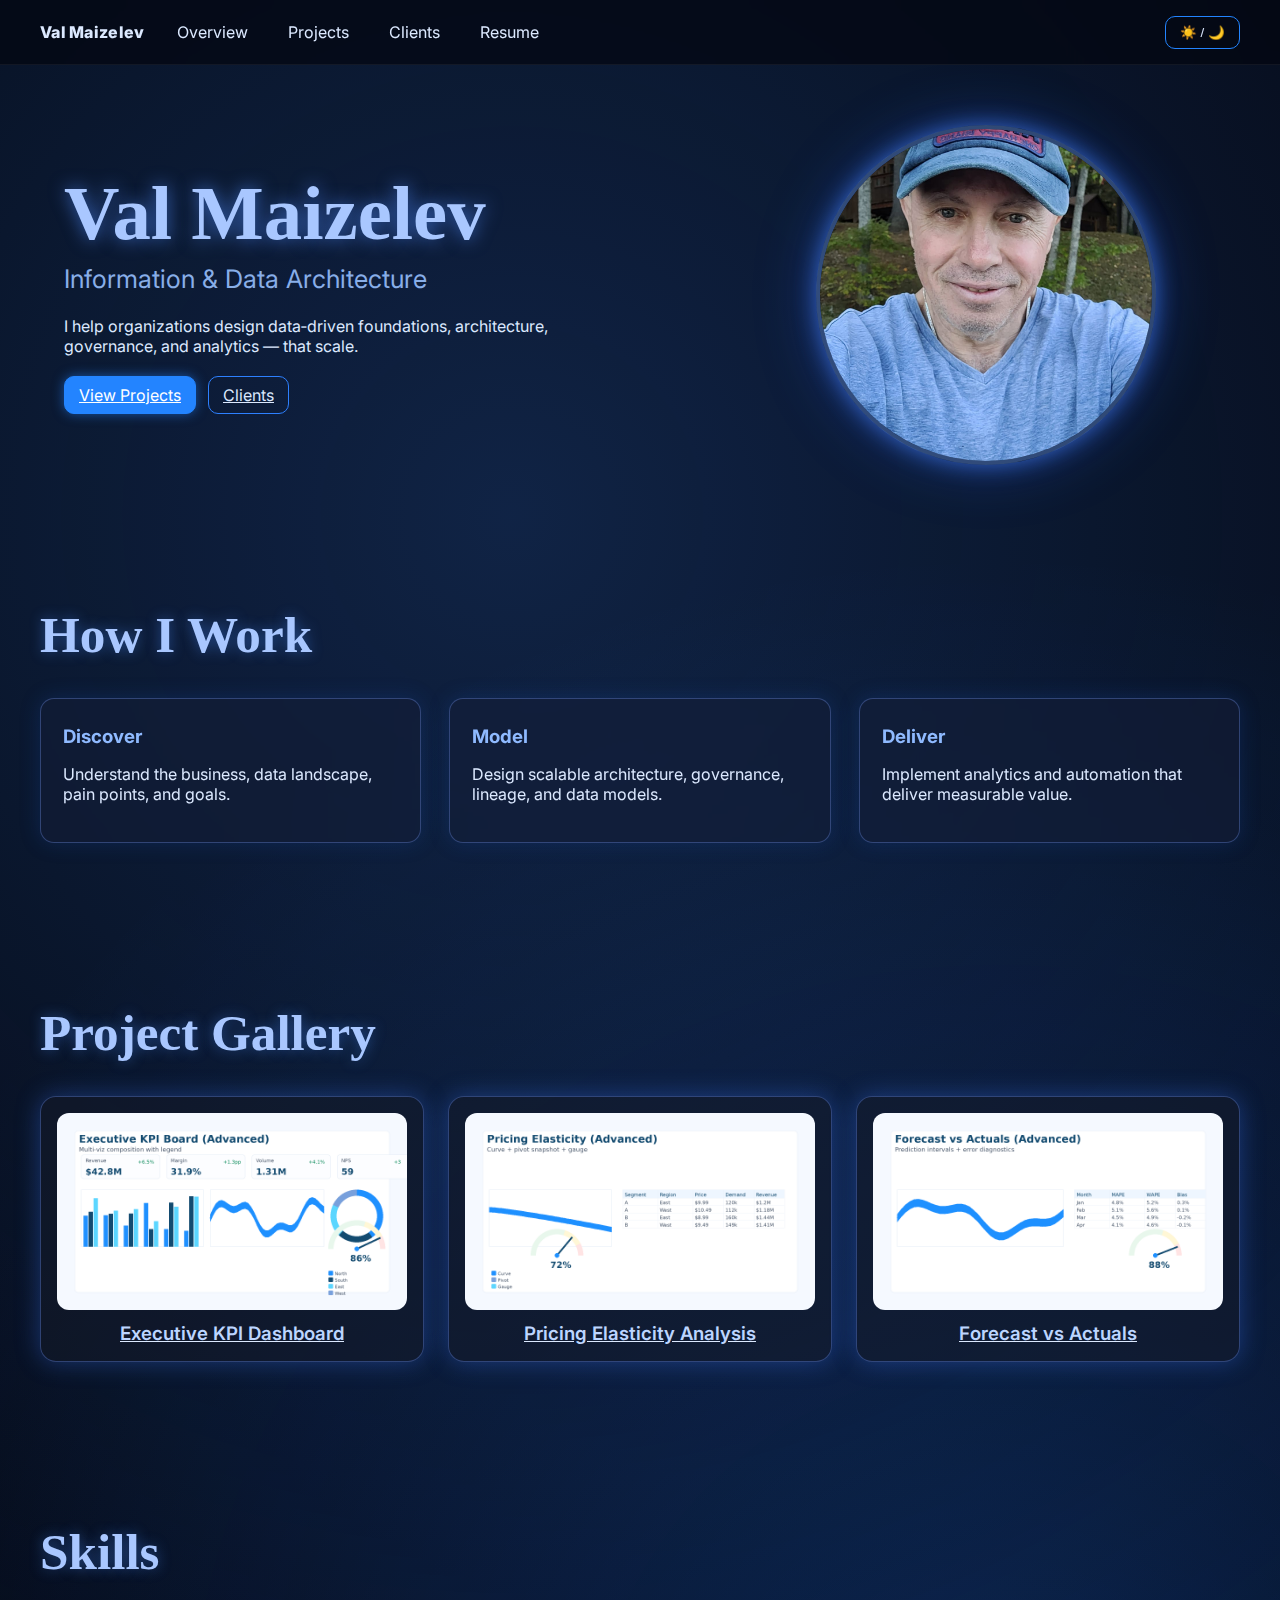
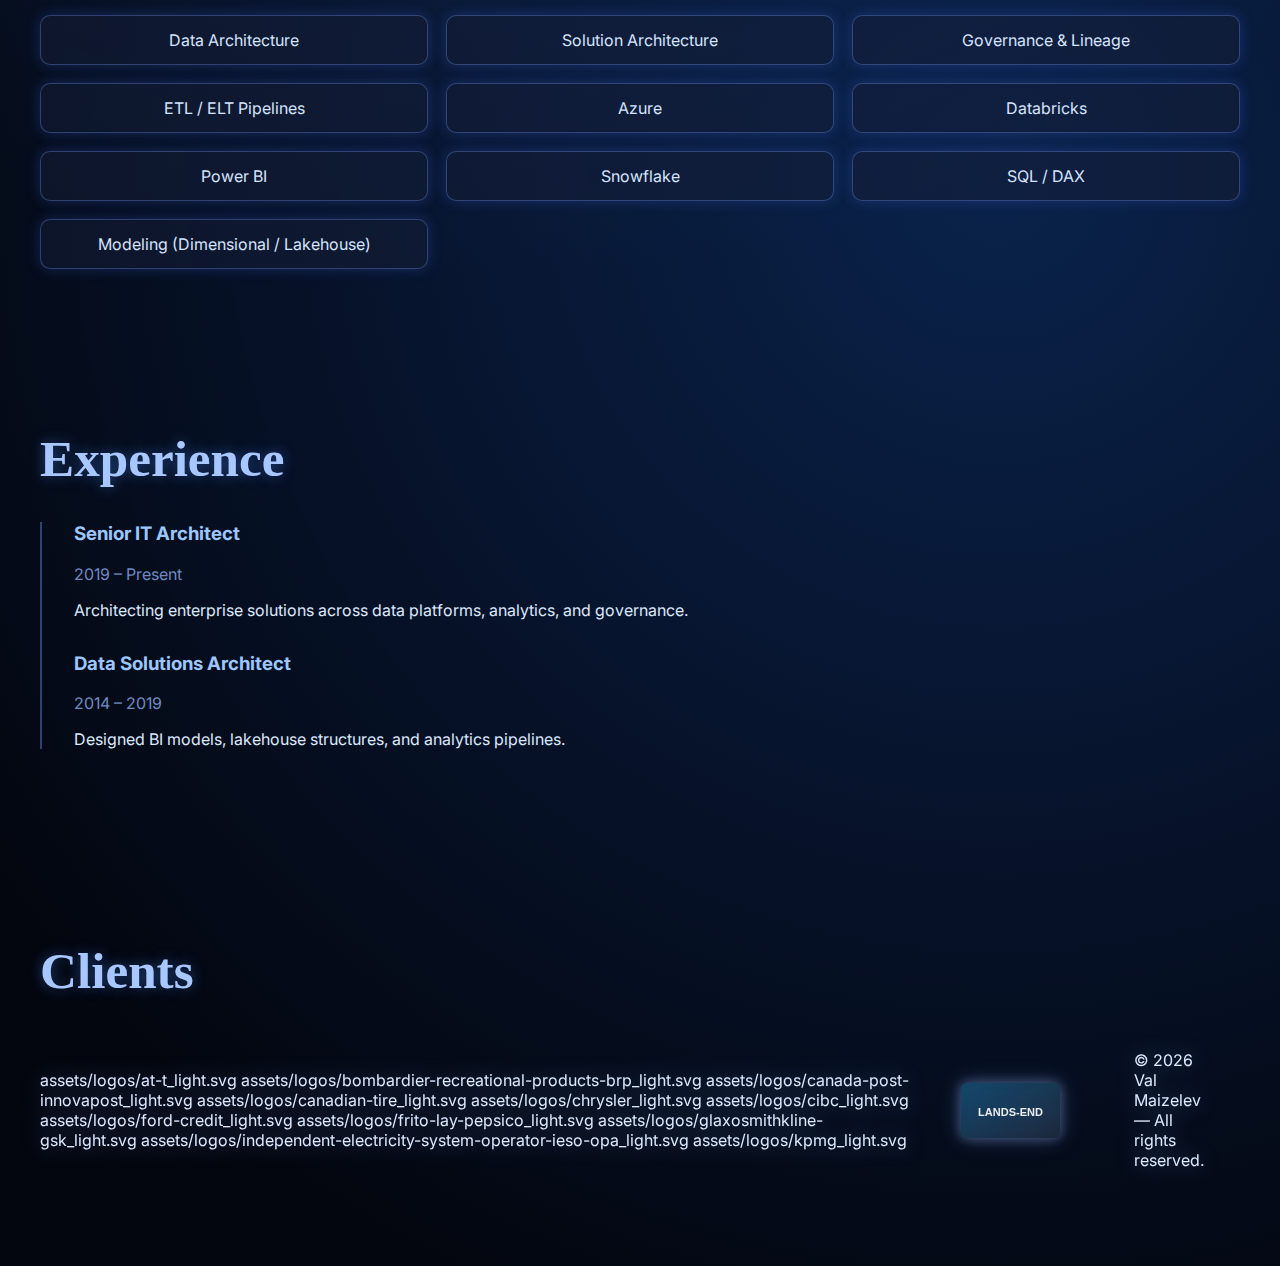
<file: index.html>
<!doctype html>
<html lang="en">
<head>
  <meta charset="utf-8" />
  <meta name="viewport" content="width=device-width, initial-scale=1" />
  <title>Val Maizelev — Information & Data Architecture</title>
  <link href="https://fonts.googleapis.com/css2?family=Inter:wght@300;400;600;800&display=swap" rel="stylesheet" />
  <link rel="stylesheet" href="styles.css" />
</head>
<body>
  <header class="nav-bar">
    <div class="container topnav">
      <a href="index.html" class="brand">Val Maizelev</a>
      <nav>
        <a href="index.html">Overview</a>
        <a href="projects.html">Projects</a>
        <a href="clients.html">Clients</a>
        <a href="resume.html">Resume</a>
      </nav>
      <button id="theme-toggle" class="btn theme-toggle" aria-label="Toggle dark mode">☀️ / 🌙</button>
    </div>
  </header>

  <section class="hero cosmic-hero">
    <div class="container hero__inner">
      <div class="hero-left">
        <h1 class="hero-name">Val Maizelev</h1>
        <h2 class="hero-title">Information &amp; Data Architecture</h2>
        <p class="hero-text">I help organizations design data‑driven foundations, architecture, governance, and analytics — that scale.</p>
        <div class="hero-buttons">
          <a href="projects.html" class="btn primary">View Projects</a>
          <a href="clients.html"  class="btn secondary">Clients</a>
        </div>
      </div>
      <div class="hero-right">
        <img class="profile-photo" src="val-profile.png" alt="Profile photo" onerror="this.style.display='none'">
      </div>
    </div>
  </section>

  <main>
    <section class="how-i-work container">
      <h2 class="section-title">How I Work</h2>
      <div class="workflow">
        <div class="workflow-step">
          <h3>Discover</h3>
          <p>Understand the business, data landscape, pain points, and goals.</p>
        </div>
        <div class="workflow-step">
          <h3>Model</h3>
          <p>Design scalable architecture, governance, lineage, and data models.</p>
        </div>
        <div class="workflow-step">
          <h3>Deliver</h3>
          <p>Implement analytics and automation that deliver measurable value.</p>
        </div>
      </div>
    </section>

    <section class="project-gallery container">
      <h2 class="section-title">Project Gallery</h2>
      <div class="project-grid">
        <a class="project-card" href="projects.html">
          <img src="assets/gallery/dashboard_exec.png" alt="Executive KPI Dashboard">
          <h3>Executive KPI Dashboard</h3>
        </a>
        <a class="project-card" href="projects.html">
          <img src="assets/gallery/dashboard_elasticity.png" alt="Pricing Elasticity Analysis">
          <h3>Pricing Elasticity Analysis</h3>
        </a>
        <a class="project-card" href="projects.html">
          <img src="assets/gallery/dashboard_forecast.png" alt="Forecast vs Actuals">
          <h3>Forecast vs Actuals</h3>
        </a>
      </div>
    </section>

    <section class="skills-section container">
      <h2 class="section-title">Skills</h2>
      <div class="skills-grid">
        <span>Data Architecture</span>
        <span>Solution Architecture</span>
        <span>Governance &amp; Lineage</span>
        <span>ETL / ELT Pipelines</span>
        <span>Azure</span>
        <span>Databricks</span>
        <span>Power BI</span>
        <span>Snowflake</span>
        <span>SQL / DAX</span>
        <span>Modeling (Dimensional / Lakehouse)</span>
      </div>
    </section>

    <section class="experience-section container">
      <h2 class="section-title">Experience</h2>
      <div class="timeline">
        <div class="timeline-item">
          <h3>Senior IT Architect</h3>
          <p class="timeline-date">2019 – Present</p>
          <p>Architecting enterprise solutions across data platforms, analytics, and governance.</p>
        </div>
        <div class="timeline-item">
          <h3>Data Solutions Architect</h3>
          <p class="timeline-date">2014 – 2019</p>
          <p>Designed BI models, lakehouse structures, and analytics pipelines.</p>
        </div>
      </div>
    </section>

   
<!-- ======================= CLIENTS (HOME) ======================= -->
<section class="clients-section container">
  <h2 class="section-title">Clients</h2>
  <div class="client-logos">
    assets/logos/at-t_light.svg
    assets/logos/bombardier-recreational-products-brp_light.svg
    assets/logos/canada-post-innovapost_light.svg
    assets/logos/canadian-tire_light.svg
    assets/logos/chrysler_light.svg
    assets/logos/cibc_light.svg
    assets/logos/ford-credit_light.svg
    assets/logos/frito-lay-pepsico_light.svg
    assets/logos/glaxosmithkline-gsk_light.svg
    assets/logos/independent-electricity-system-operator-ieso-opa_light.svg
    assets/logos/kpmg_light.svg
    <img src="assets/logos/lands-end_light.svg" alt="Lands'ife_light.svg
    assets/logos/ministry-of-children-community-and-social-services-mccss_light.svg
    assets/logos/ontario-lottery-gaming-corporation-olg_light.svg
    assets/logos/rbc_light.svg
    assets/logos/rogers_light.svg
    assets/logos/shoppers-drug-mart-sdm_light.svg
    assets/logos/toronto-transit-commission-ttc_light.svg
    assets/logos/vale_light.svg
    assets/logos/workplace-safety-and-insurance-board-wsib_light.svg
  </div>
</section>

  </main>

  <footer class="site-footer">
    <div class="container">
      <p>© <span id="year"></span> Val Maizelev — All rights reserved.</p>
    </div>
  </footer>

  <script>
    document.getElementById('year').textContent = new Date().getFullYear();
    const html = document.documentElement;
    const btn = document.getElementById('theme-toggle');
    if(btn){ btn.addEventListener('click', ()=>{
      const isDark = html.getAttribute('data-theme')==='dark';
      if(isDark) html.removeAttribute('data-theme'); else html.setAttribute('data-theme','dark');
    });}
  </script>
</body>
</html>
</file>
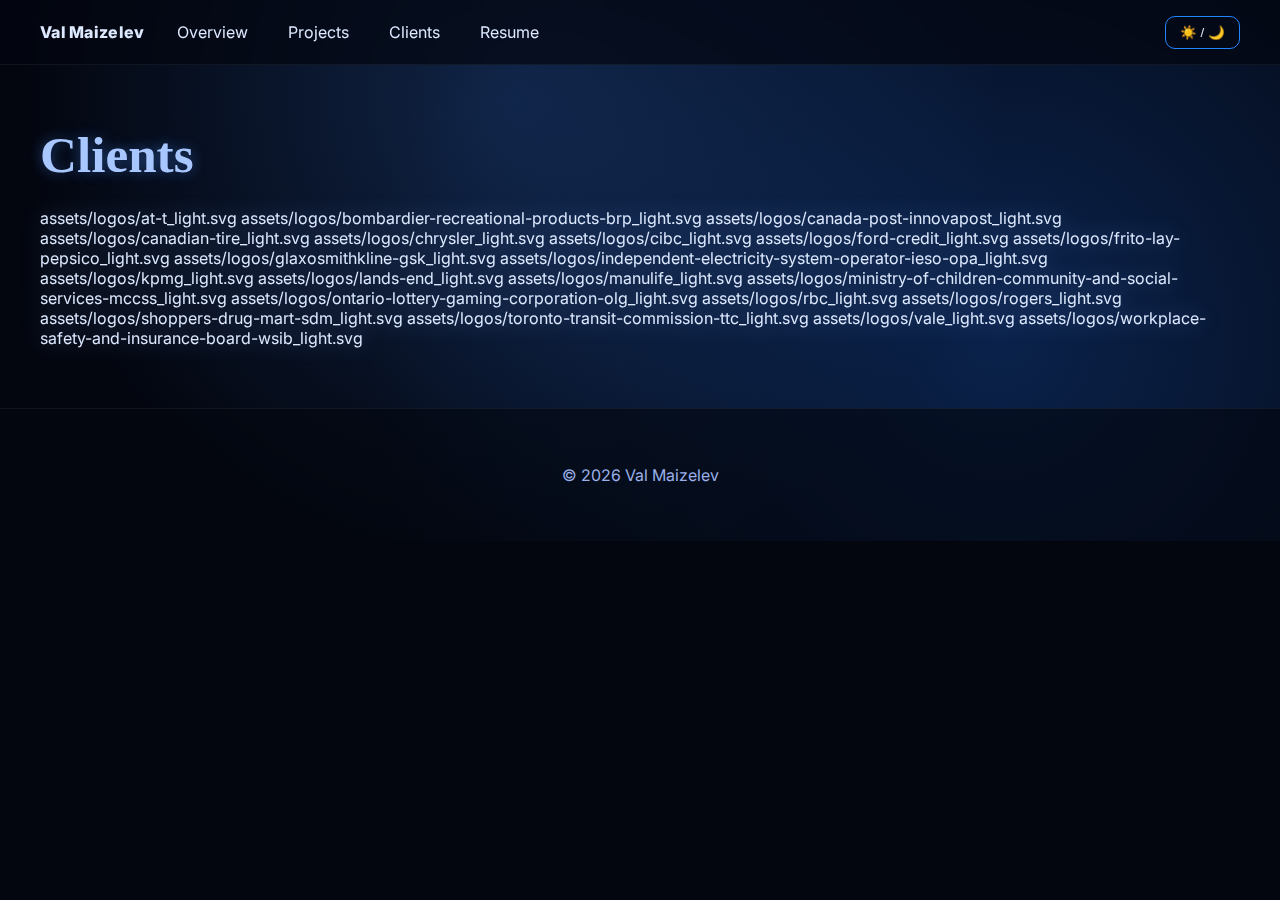
<file: clients.html>
<!doctype html>
<html lang="en">
<head>
  <meta charset="utf-8" />
  <meta name="viewport" content="width=device-width, initial-scale=1" />
  <title>Clients — Val Maizelev</title>
  <link href="https://fonts.googleapis.com/css2?family=Inter:wght@300;400;600;800&display=swap" rel="stylesheet" />
  <link rel="stylesheet" href="styles.css" />
</head>
<body>
  <header class="nav-bar">
    <div class="container topnav">
      <a href="index.html" class="brand">Val Maizelev</a>
      <nav>
        <a href="index.html">Overview</a>
        <a href="projects.html">Projects</a>
        <a href="clients.html">Clients</a>
        <a href="resume.html">Resume</a>
      </nav>
      <button id="theme-toggle" class="btn theme-toggle" aria-label="Toggle dark mode">☀️ / 🌙</button>
    </div>
  </header>


<main class="container" style="padding:60px 0">
  <h1 class="section-title" style="margin-bottom:24px">Clients</h1>
  <div class="client-logos">
    assets/logos/at-t_light.svg
    assets/logos/bombardier-recreational-products-brp_light.svg
    assets/logos/canada-post-innovapost_light.svg
    assets/logos/canadian-tire_light.svg
    assets/logos/chrysler_light.svg
    assets/logos/cibc_light.svg
    assets/logos/ford-credit_light.svg
    assets/logos/frito-lay-pepsico_light.svg
    assets/logos/glaxosmithkline-gsk_light.svg
    assets/logos/independent-electricity-system-operator-ieso-opa_light.svg
    assets/logos/kpmg_light.svg
    assets/logos/lands-end_light.svg
    assets/logos/manulife_light.svg
    assets/logos/ministry-of-children-community-and-social-services-mccss_light.svg
    assets/logos/ontario-lottery-gaming-corporation-olg_light.svg
    assets/logos/rbc_light.svg
    assets/logos/rogers_light.svg
    assets/logos/shoppers-drug-mart-sdm_light.svg
    assets/logos/toronto-transit-commission-ttc_light.svg
    assets/logos/vale_light.svg
    assets/logos/workplace-safety-and-insurance-board-wsib_light.svg
  </div>
</main>


  <footer class="site-footer">
    <div class="container"><p>© <span id="year"></span> Val Maizelev</p></div>
  </footer>

  <script>
    document.getElementById('year').textContent = new Date().getFullYear();
    const html = document.documentElement; const btn = document.getElementById('theme-toggle');
    if(btn){ btn.addEventListener('click', ()=>{ const d=html.getAttribute('data-theme')==='dark'; if(d) html.removeAttribute('data-theme'); else html.setAttribute('data-theme','dark'); });}
  </script>
</body>
</html>
</file>
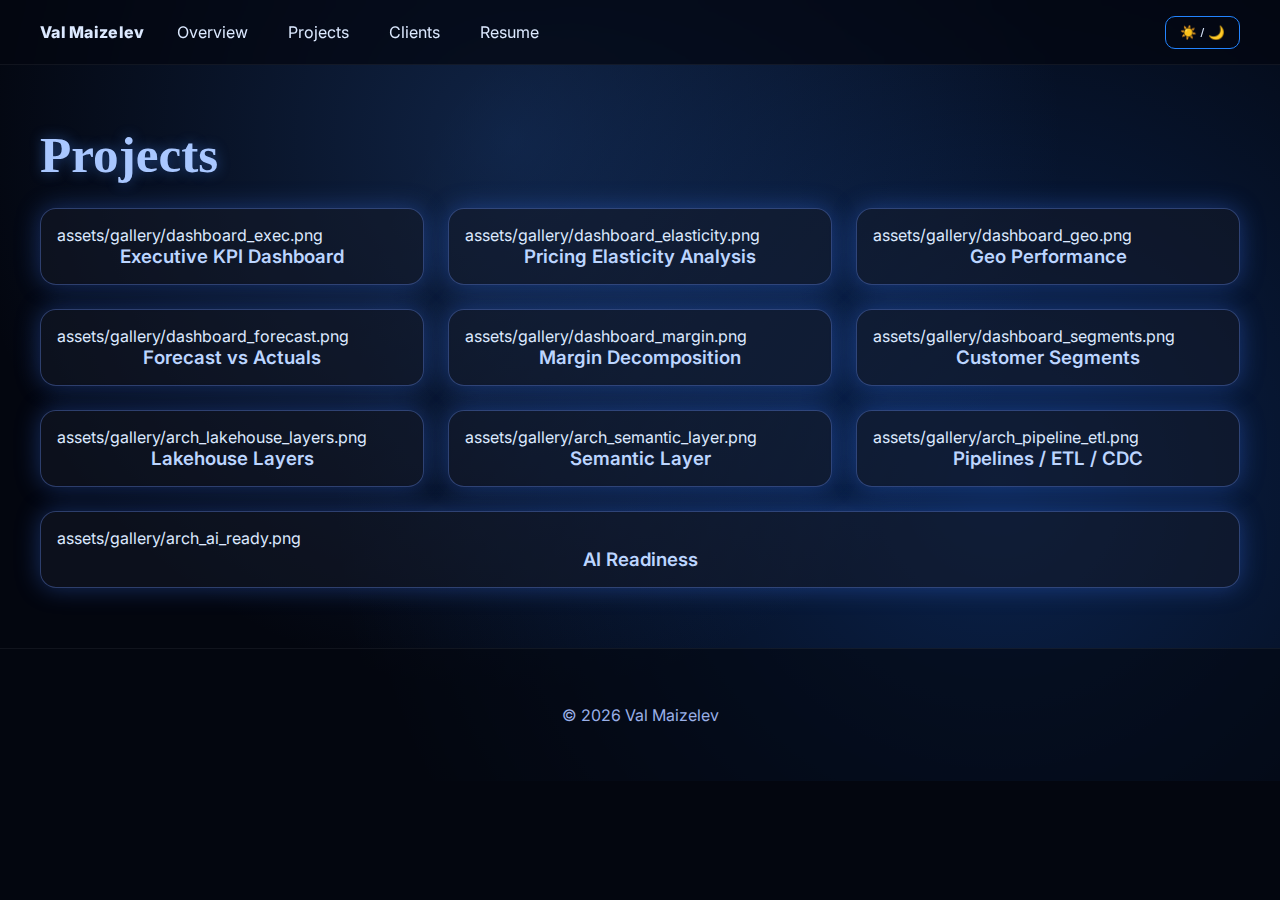
<file: projects.html>
<!doctype html>
<html lang="en">
<head>
  <meta charset="utf-8" />
  <meta name="viewport" content="width=device-width, initial-scale=1" />
  <title>Projects — Val Maizelev</title>
  <link href="https://fonts.googleapis.com/css2?family=Inter:wght@300;400;600;800&display=swap" rel="stylesheet" />
  <link rel="stylesheet" href="styles.css" />
</head>
<body>
  <header class="nav-bar">
    <div class="container topnav">
      <a href="index.html" class="brand">Val Maizelev</a>
      <nav>
        <a href="index.html">Overview</a>
        <a href="projects.html">Projects</a>
        <a href="clients.html">Clients</a>
        <a href="resume.html">Resume</a>
      </nav>
      <button id="theme-toggle" class="btn theme-toggle" aria-label="Toggle dark mode">☀️ / 🌙</button>
    </div>
  </header>

  <main class="container" style="padding:60px 0">
    <h1 class="section-title" style="margin-bottom:24px">Projects</h1>
  
<div class="project-grid">
  <div class="project-card">
    assets/gallery/dashboard_exec.png
    <h3>Executive KPI Dashboard</h3>
  </div>
  <div class="project-card">
    assets/gallery/dashboard_elasticity.png
    <h3>Pricing Elasticity Analysis</h3>
  </div>
  <div class="project-card">
    assets/gallery/dashboard_geo.png
    <h3>Geo Performance</h3>
  </div>
  <div class="project-card">
    assets/gallery/dashboard_forecast.png
    <h3>Forecast vs Actuals</h3>
  </div>
  <div class="project-card">
    assets/gallery/dashboard_margin.png
    <h3>Margin Decomposition</h3>
  </div>
  <div class="project-card">
    assets/gallery/dashboard_segments.png
    <h3>Customer Segments</h3>
  </div>
  <div class="project-card">
    assets/gallery/arch_lakehouse_layers.png
    <h3>Lakehouse Layers</h3>
  </div>
  <div class="project-card">
    assets/gallery/arch_semantic_layer.png
    <h3>Semantic Layer</h3>
  </div>
  <div class="project-card">
    assets/gallery/arch_pipeline_etl.png
    <h3>Pipelines / ETL / CDC</h3>
  </div>
  <div class="project-card">
    assets/gallery/arch_ai_ready.png
    <h3>AI Readiness</h3>
  </div>
</div>
  </main>

  <footer class="site-footer">
    <div class="container"><p>© <span id="year"></span> Val Maizelev</p></div>
  </footer>

  <script>
    document.getElementById('year').textContent = new Date().getFullYear();
    const html = document.documentElement; const btn = document.getElementById('theme-toggle');
    if(btn){ btn.addEventListener('click', ()=>{ const d=html.getAttribute('data-theme')==='dark'; if(d) html.removeAttribute('data-theme'); else html.setAttribute('data-theme','dark'); });}
  </script>
</body>
</html>
</file>
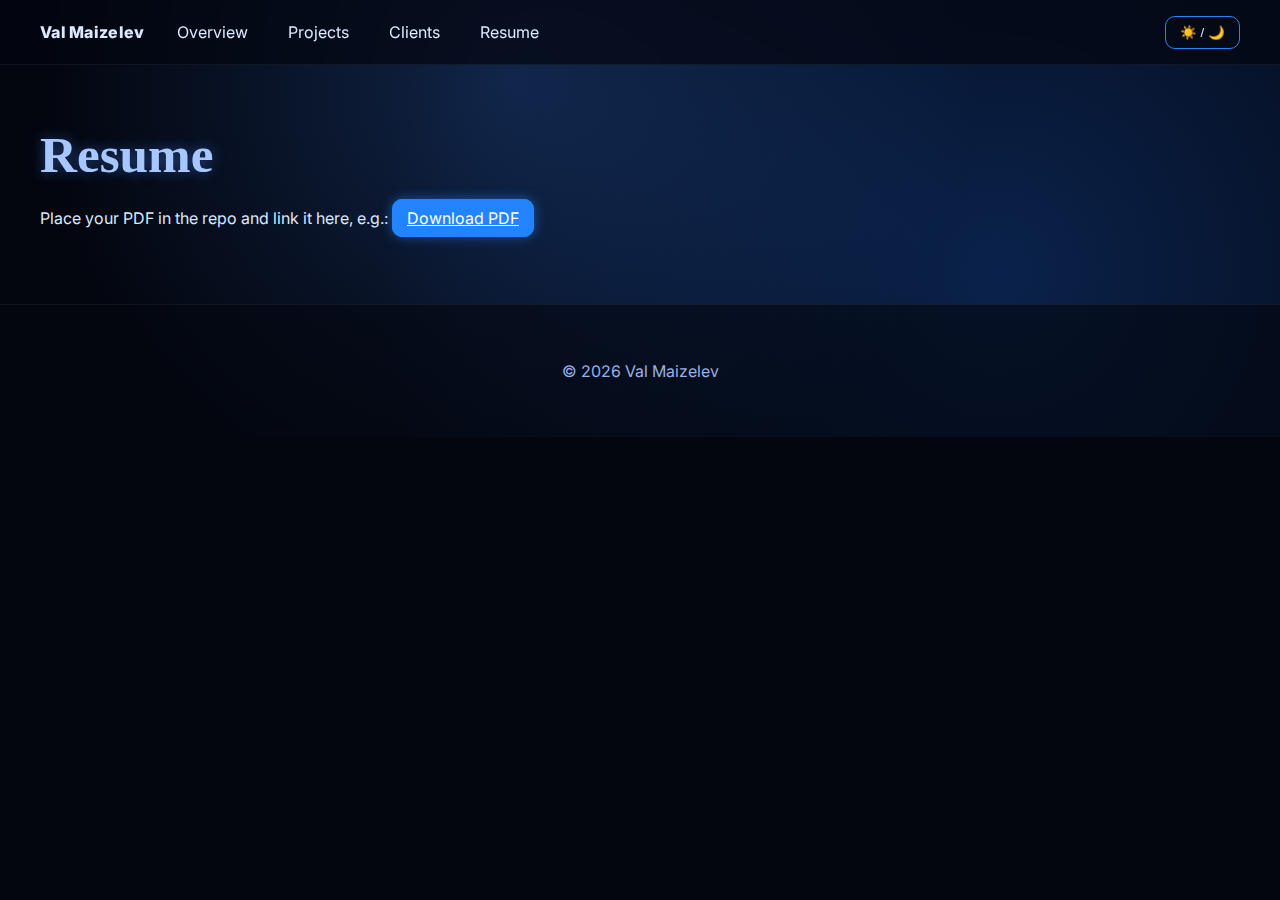
<file: resume.html>
<!doctype html>
<html lang="en">
<head>
  <meta charset="utf-8" />
  <meta name="viewport" content="width=device-width, initial-scale=1" />
  <title>Resume — Val Maizelev</title>
  <link href="https://fonts.googleapis.com/css2?family=Inter:wght@300;400;600;800&display=swap" rel="stylesheet" />
  <link rel="stylesheet" href="styles.css" />
</head>
<body>
  <header class="nav-bar">
    <div class="container topnav">
      <a href="index.html" class="brand">Val Maizelev</a>
      <nav>
        <a href="index.html">Overview</a>
        <a href="projects.html">Projects</a>
        <a href="clients.html">Clients</a>
        <a href="resume.html">Resume</a>
      </nav>
      <button id="theme-toggle" class="btn theme-toggle" aria-label="Toggle dark mode">☀️ / 🌙</button>
    </div>
  </header>

  <main class="container" style="padding:60px 0">
    <h1 class="section-title" style="margin-bottom:24px">Resume</h1>
    <p>Place your PDF in the repo and link it here, e.g.: <a class="btn primary" href="assets/Val_Maizelev_Resume.pdf">Download PDF</a></p>
  </main>

  <footer class="site-footer">
    <div class="container"><p>© <span id="year"></span> Val Maizelev</p></div>
  </footer>

  <script>
    document.getElementById('year').textContent = new Date().getFullYear();
    const html = document.documentElement; const btn = document.getElementById('theme-toggle');
    if(btn){ btn.addEventListener('click', ()=>{ const d=html.getAttribute('data-theme')==='dark'; if(d) html.removeAttribute('data-theme'); else html.setAttribute('data-theme','dark'); });}
  </script>
</body>
</html>
</file>
<file: styles.css>
/* Base tokens */
:root{
  --bg:#03060f;
  --text:#dce9ff; --soft:#a9c7ff;
  --accent:#2384ff; --accent-2:#4ca2ff;
  --panel:rgba(20,30,55,.55); --stroke:rgba(120,160,255,.32);
}
:root[data-theme="dark"]{
  --bg:#03060f; --text:#dce9ff; --soft:#b8d2ff;
  --accent:#4ca2ff; --accent-2:#78b8ff; --panel:rgba(20,30,55,.6); --stroke:rgba(120,160,255,.38);
}
*{box-sizing:border-box}
html,body{margin:0;padding:0;font-family:'Inter',system-ui,-apple-system,Segoe UI,Roboto,Arial,sans-serif;background:var(--bg);color:var(--text)}
a{color:inherit}
.container{max-width:1200px;margin:0 auto;padding:0 24px}

/* Nav */
.nav-bar{position:sticky;top:0;z-index:10;background:rgba(3,6,15,.7);backdrop-filter:blur(8px);border-bottom:1px solid rgba(255,255,255,.06)}
.topnav{display:flex;align-items:center;gap:20px;padding:14px 0}
.topnav .brand{font-weight:800;letter-spacing:.3px;text-decoration:none}
.topnav nav{display:flex;gap:16px}
.topnav nav a{text-decoration:none;padding:8px 12px;border-radius:10px;transition:.25s ease}
.topnav nav a:hover{background:rgba(255,255,255,.06);box-shadow:0 0 12px rgba(35,132,255,.35)}
.btn{border:1px solid var(--accent);padding:8px 14px;border-radius:10px;background:transparent;color:var(--text);cursor:pointer}
.theme-toggle{margin-left:auto}

/* Cosmic background */
body{
  background:
    radial-gradient(circle at 40% 18%, rgba(40,90,170,.35), transparent 55%),
    radial-gradient(circle at 78% 62%, rgba(32,118,255,.25), transparent 60%),
    var(--bg);
}

/* Hero */
.hero{padding:60px 0}
.hero__inner{display:flex;align-items:center;justify-content:space-between;gap:2rem}
.hero-left{max-width:50%}
.hero-name{
  font-family:"Brush Script MT","Lucida Handwriting",cursive;
  font-size:clamp(3rem,6vw,5rem);line-height:1;color:var(--soft);
  text-shadow:0 0 18px rgba(80,140,255,.65);margin:0;
}
.hero-title{margin-top:10px;font-size:clamp(1.25rem,2vw,1.8rem);font-weight:400;color:#88aee8}
.hero-text{margin-top:18px;max-width:560px}
.hero-buttons{margin-top:20px;display:flex;gap:12px}
.primary{background:var(--accent);color:#fff;box-shadow:0 0 12px rgba(35,132,255,.55)}
.primary:hover{background:var(--accent-2);box-shadow:0 0 18px rgba(35,132,255,.75)}
.secondary{border-color:#2d80ff}
.secondary:hover{background:rgba(20,60,120,.4);box-shadow:0 0 14px rgba(35,132,255,.6)}
.hero-right{width:40%;display:flex;justify-content:center}
.profile-photo{
  width:340px;height:340px;object-fit:cover;border-radius:50%;
  border:4px solid rgba(120,170,255,.35);
  box-shadow:0 0 22px rgba(70,130,255,.65),0 0 60px rgba(40,100,255,.35);
  animation:fadeIn 1.2s ease
}
@keyframes fadeIn{from{opacity:0;transform:scale(.94)}to{opacity:1;transform:scale(1)}}

/* Sections */
.section-title{
  font-family:"Brush Script MT","Lucida Handwriting",cursive;
  font-size:clamp(2.2rem,4vw,3.2rem);
  color:var(--soft);margin:0 0 34px;text-shadow:0 0 14px rgba(70,140,255,.45)
}

/* How I Work */
.how-i-work{padding:80px 0}
.workflow{display:flex;gap:28px}
.workflow-step{
  flex:1;background:var(--panel);padding:22px;border-radius:14px;
  border:1px solid var(--stroke);box-shadow:0 0 20px rgba(25,80,175,.25);backdrop-filter:blur(4px)
}
.workflow-step h3{margin:.25rem 0 .6rem;color:#8fbaff}

/* Project Gallery */
.project-gallery{padding:80px 0}
.project-grid{display:flex;gap:24px;flex-wrap:wrap}
.project-card{
  flex:1 1 320px;background:rgba(20,25,40,.55);border-radius:16px;padding:16px;
  border:1px solid rgba(110,150,255,.35);box-shadow:0 0 25px rgba(60,120,255,.35);transition:.25s
}
.project-card:hover{transform:translateY(-6px);box-shadow:0 0 40px rgba(80,140,255,.55)}
.project-card img{width:100%;border-radius:12px;margin-bottom:12px;display:block}
.project-card h3{text-align:center;color:#bcd5ff;font-weight:600;margin:0}

/* Skills */
.skills-section{padding:80px 0}
.skills-grid{display:grid;grid-template-columns:repeat(3,1fr);gap:18px}
.skills-grid span{
  background:var(--panel);padding:14px 16px;border-radius:10px;text-align:center;
  color:#d5e4ff;border:1px solid var(--stroke);box-shadow:0 0 14px rgba(70,110,255,.25)
}

/* Experience */
.experience-section{padding:80px 0}
.timeline{border-left:2px solid rgba(110,150,255,.4);padding-left:32px}
.timeline-item{margin-bottom:32px}
.timeline-item h3{color:#9cc6ff}
.timeline-date{color:#6f8ac2;margin:4px 0 8px}

/* Clients */
.clients-section{padding:80px 0}
.client-logos{display:flex;gap:40px;align-items:center;filter:drop-shadow(0 0 10px rgba(120,160,255,.35))}
.client-logos img{height:55px;opacity:.85;transition:.25s}
.client-logos img:hover{opacity:1;transform:scale(1.05)}

/* Footer */
.site-footer{padding:40px 0;text-align:center;color:#9ab0e8;border-top:1px solid rgba(255,255,255,.06);background:rgba(3,6,15,.6)}

/* Responsive */
@media (max-width: 980px){
  .hero__inner{flex-direction:column;text-align:center}
  .hero-left{max-width:720px}
  .hero-right{width:100%}
  .profile-photo{width:260px;height:260px}
  .workflow{flex-direction:column}
  .skills-grid{grid-template-columns:repeat(2,1fr)}
}
@media (max-width: 560px){
  .profile-photo{width:220px;height:220px}
  .skills-grid{grid-template-columns:1fr}
}


/* Logo rendering polish for cosmic theme */
.client-logos img {
  height: 55px;
  opacity: 0.90;
  transition: 0.25s ease;
  filter: drop-shadow(0 0 6px rgba(180, 200, 255, 0.35));
  margin: 4px 10px;
}
.client-logos img:hover {
  opacity: 1;
  transform: scale(1.05);
  filter: drop-shadow(0 0 12px rgba(200, 220, 255, 0.55));
}

.client-logos img {
  height: 55px;
  opacity: 0.90;
  transition: 0.25s ease;
  filter: drop-shadow(0 0 6px rgba(180, 200, 255, 0.35));
  margin: 4px 10px;
}
.client-logos img:hover {
  opacity: 1;
  transform: scale(1.05);
  filter: drop-shadow(0 0 12px rgba(200, 220, 255, 0.55));
}
</file>
